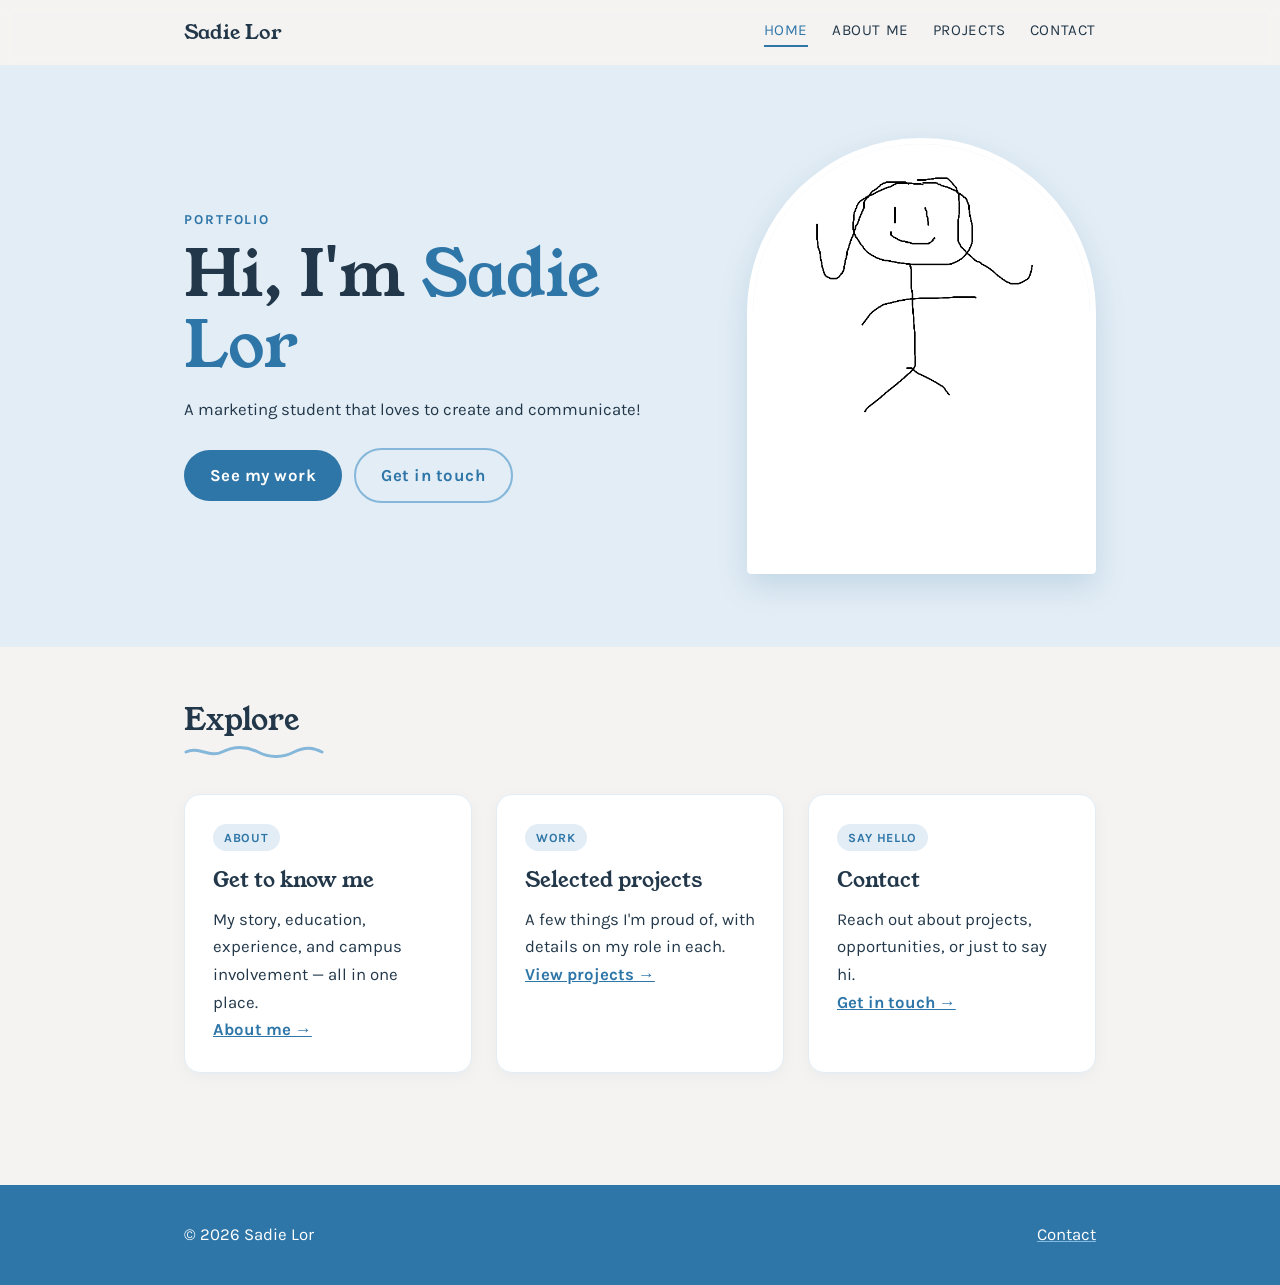
<file: index.html>
<!DOCTYPE html>
<html lang="en">
<head>
  <meta charset="UTF-8" />
  <meta name="viewport" content="width=device-width, initial-scale=1" />
  <title>Sadie Lor — Portfolio</title>
  <meta name="description" content="Portfolio of Sadie Lor." />
  <link rel="preconnect" href="https://fonts.googleapis.com" />
  <link rel="preconnect" href="https://fonts.gstatic.com" crossorigin />
  <link href="https://fonts.googleapis.com/css2?family=Karla:wght@400;700&family=Young+Serif&display=swap" rel="stylesheet" />
  <link rel="stylesheet" href="css/styles.css" />
</head>
<body>

  <header class="site-header">
    <div class="wrap">
      <a class="brand" href="index.html">Sadie <span>Lor</span></a>
      <nav class="site-nav" aria-label="Main navigation">
        <a href="index.html" aria-current="page">Home</a>
        <a href="about.html">About Me</a>
        <a href="projects.html">Projects</a>
        <a href="contact.html">Contact</a>
      </nav>
    </div>
  </header>

  <!-- ===== Hero ===== -->
  <section class="hero">
    <div class="wrap">
      <div>
        <p class="eyebrow">Portfolio</p>
        <h1>Hi, I'm <em>Sadie Lor</em></h1>
        <p>A marketing student that loves to create and communicate!</p>
        <a class="btn" href="projects.html">See my work</a>
        <a class="btn secondary" href="contact.html">Get in touch</a>
      </div>
      <img class="hero-photo" src="images/sadie.png" alt="Portrait of Sadie Lor" />
    </div>
  </section>

  <main>
    <div class="wrap">
      <h2 class="page-title" style="font-size:1.9rem;">Explore</h2>
      <svg class="wave" viewBox="0 0 140 14" fill="none" aria-hidden="true">
        <path d="M2 8 C 14 2, 26 14, 38 8 S 62 2, 74 8 S 98 14, 110 8 S 130 4, 138 8" stroke="currentColor" stroke-width="3" stroke-linecap="round"/>
      </svg>

      <div class="card-grid">
        <div class="card">
          <span class="tag">About</span>
          <h3>Get to know me</h3>
          <p>My story, education, experience, and campus involvement — all in one place.</p>
          <p><a href="about.html">About me →</a></p>
        </div>
        <div class="card">
          <span class="tag">Work</span>
          <h3>Selected projects</h3>
          <p>A few things I'm proud of, with details on my role in each.</p>
          <p><a href="projects.html">View projects →</a></p>
        </div>
        <div class="card">
          <span class="tag">Say hello</span>
          <h3>Contact</h3>
          <p>Reach out about projects, opportunities, or just to say hi.</p>
          <p><a href="contact.html">Get in touch →</a></p>
        </div>
      </div>
    </div>
  </main>

  <footer class="site-footer">
    <div class="wrap">
      <p>© 2026 Sadie Lor</p>
      <p><a href="contact.html">Contact</a></p>
    </div>
  </footer>

</body>
</html>
</file>
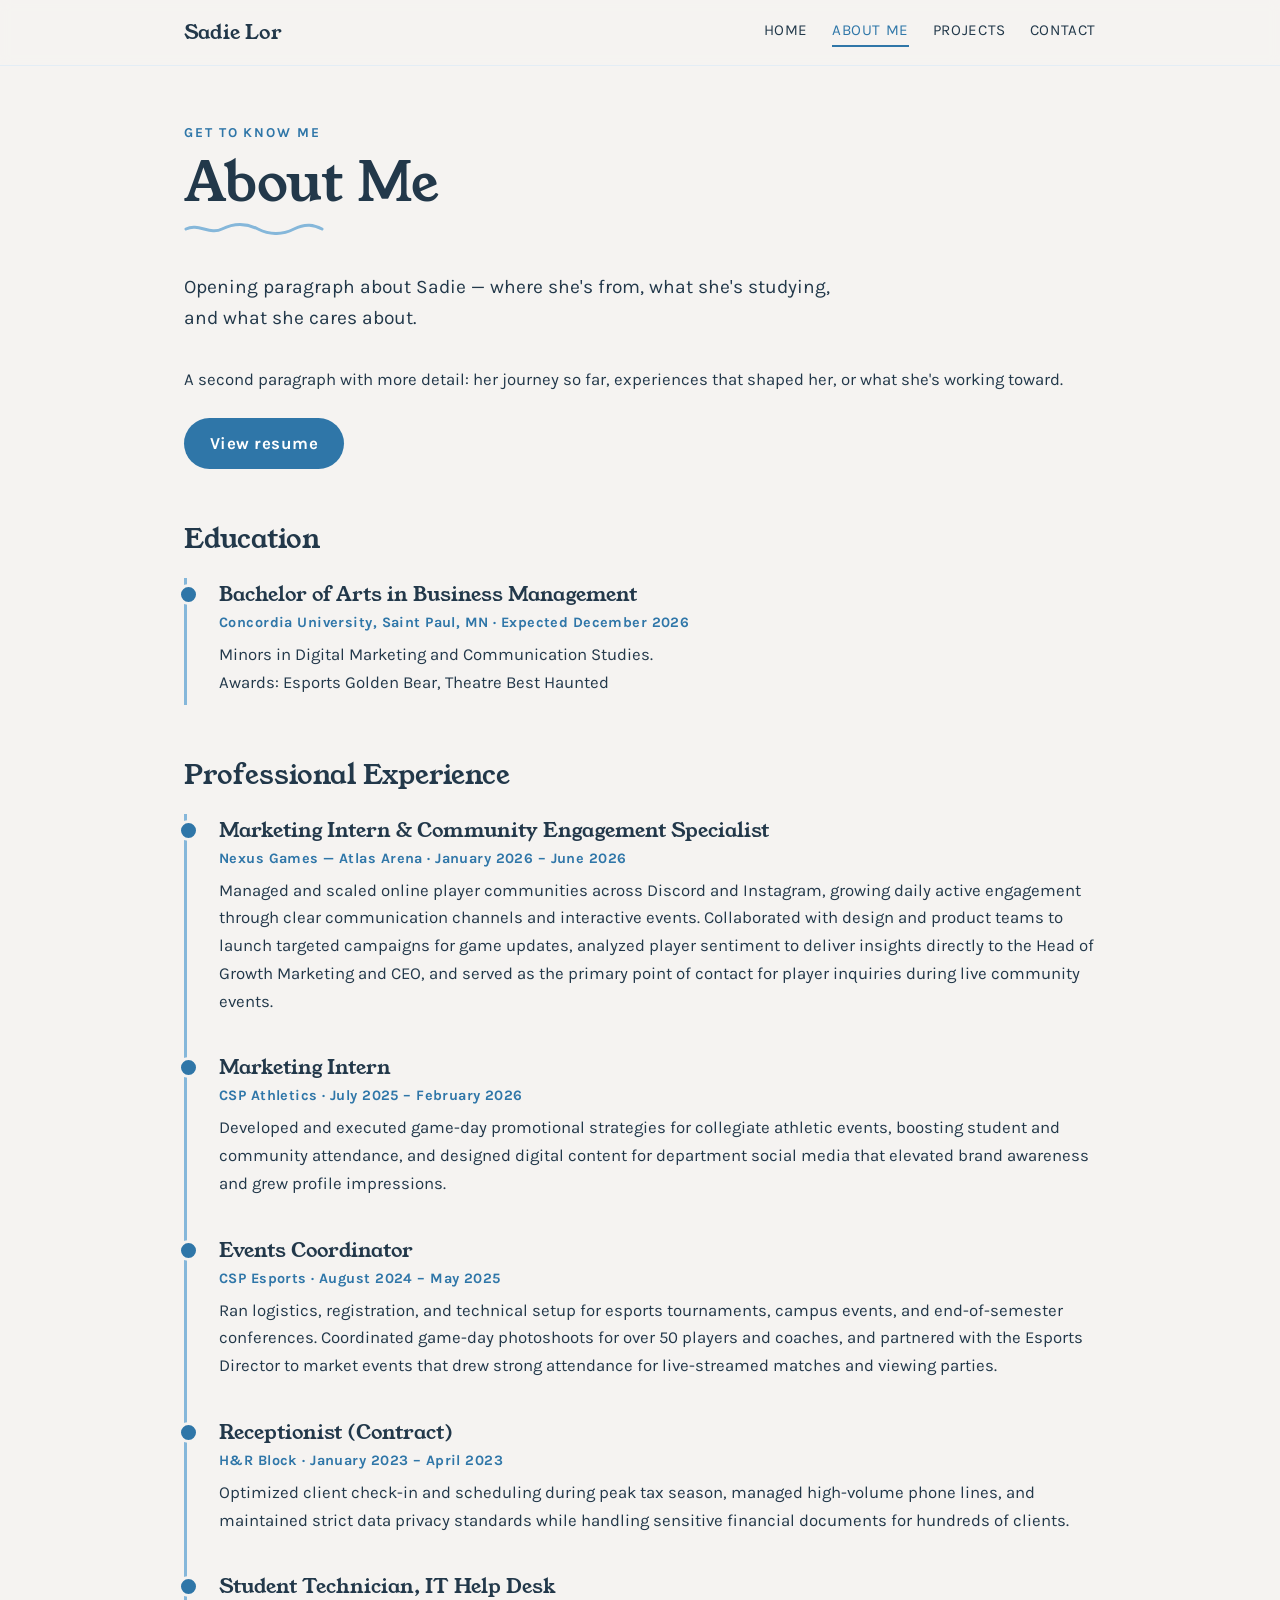
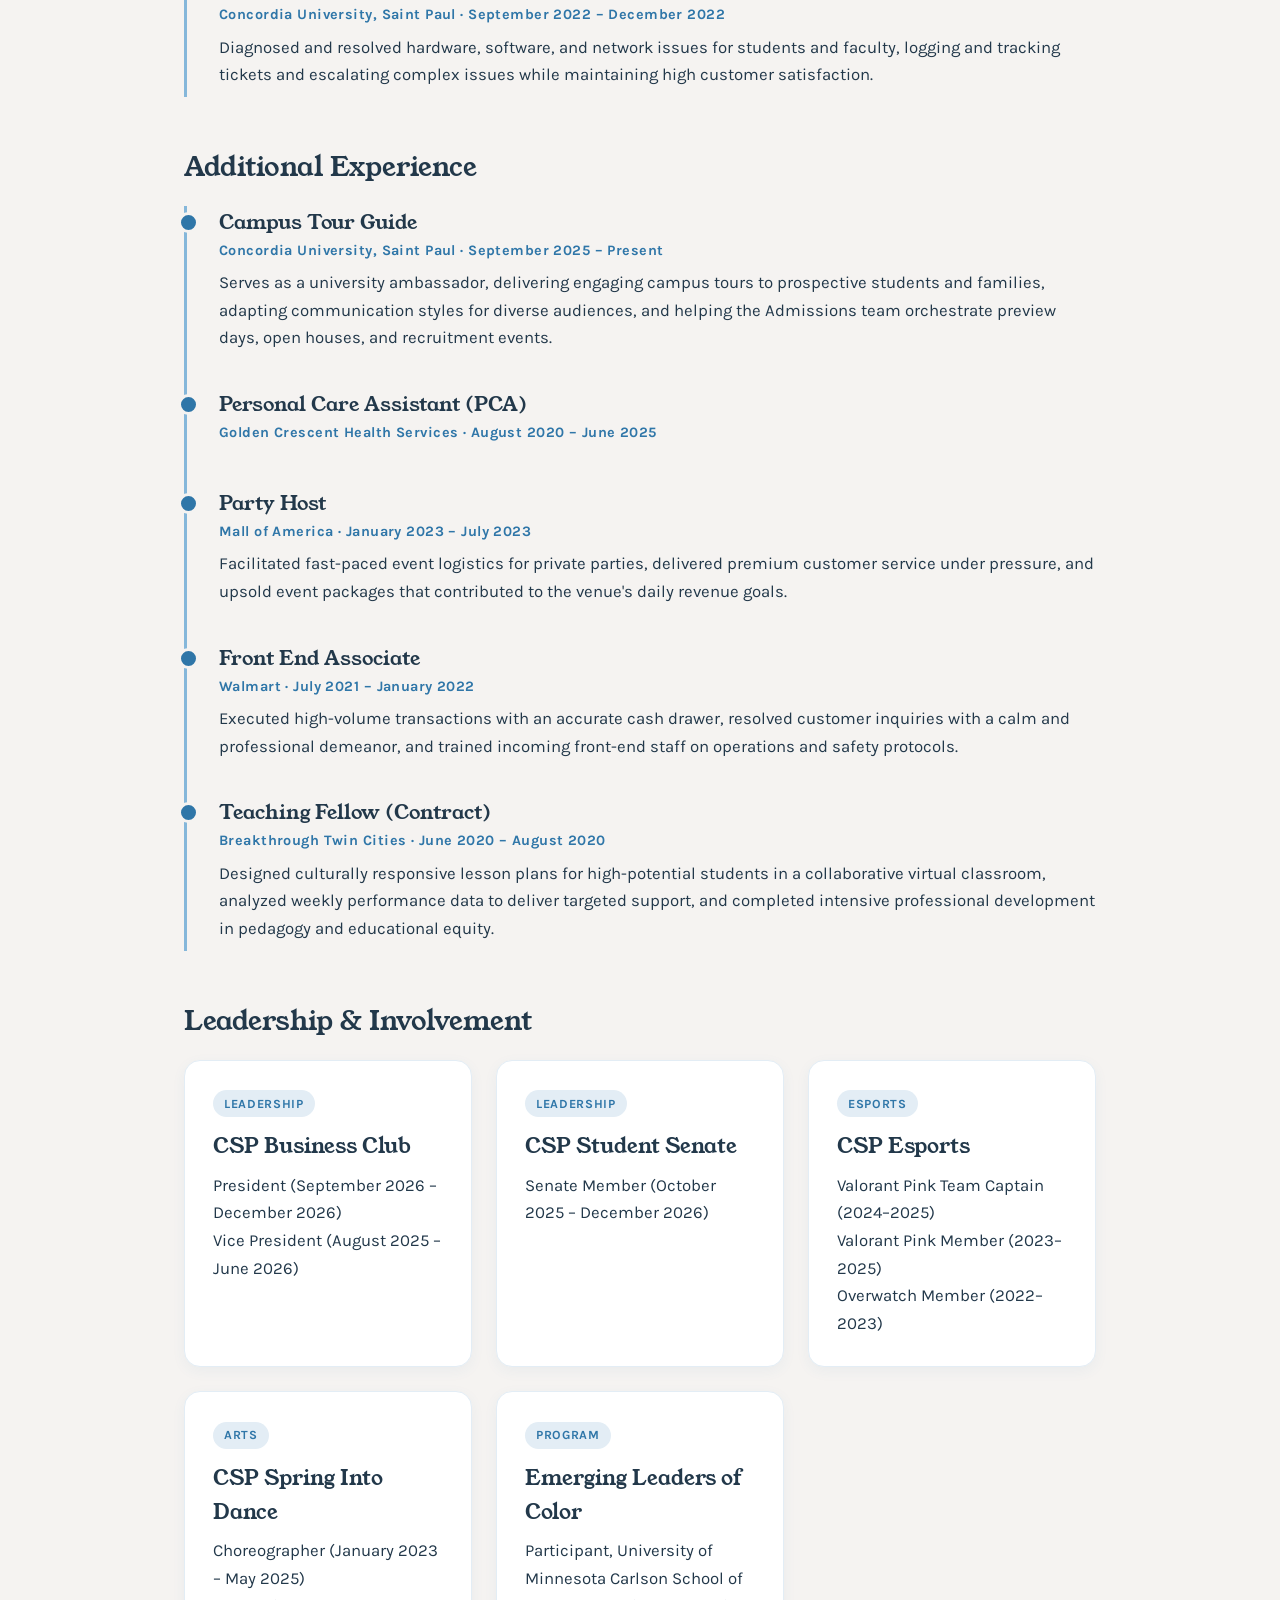
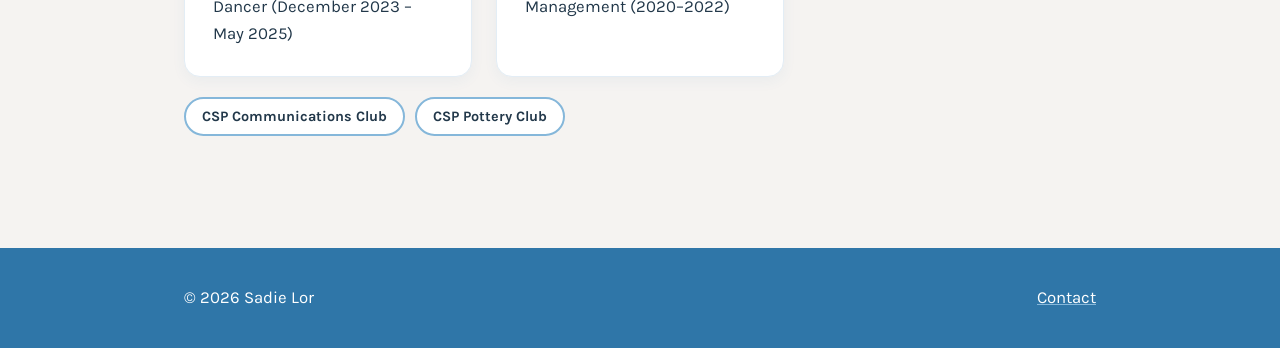
<file: about.html>
<!DOCTYPE html>
<html lang="en">
<head>
  <meta charset="UTF-8" />
  <meta name="viewport" content="width=device-width, initial-scale=1" />
  <title>About Me — Sadie Lor</title>
  <link rel="preconnect" href="https://fonts.googleapis.com" />
  <link rel="preconnect" href="https://fonts.gstatic.com" crossorigin />
  <link href="https://fonts.googleapis.com/css2?family=Karla:wght@400;700&family=Young+Serif&display=swap" rel="stylesheet" />
  <link rel="stylesheet" href="css/styles.css" />
</head>
<body>

  <header class="site-header">
    <div class="wrap">
      <a class="brand" href="index.html">Sadie <span>Lor</span></a>
      <nav class="site-nav" aria-label="Main navigation">
        <a href="index.html">Home</a>
        <a href="about.html" aria-current="page">About Me</a>
        <a href="projects.html">Projects</a>
        <a href="contact.html">Contact</a>
      </nav>
    </div>
  </header>

  <main>
    <div class="wrap">
      <p class="eyebrow">Get to know me</p>
      <h1 class="page-title">About Me</h1>
      <svg class="wave" viewBox="0 0 140 14" fill="none" aria-hidden="true">
        <path d="M2 8 C 14 2, 26 14, 38 8 S 62 2, 74 8 S 98 14, 110 8 S 130 4, 138 8" stroke="currentColor" stroke-width="3" stroke-linecap="round"/>
      </svg>

      <!-- PLACEHOLDER: paste Sadie's personal "About Me" intro here (2-3 short paragraphs). -->
      <p class="lede">Opening paragraph about Sadie — where she's from, what she's studying, and what she cares about.</p>
      <p>A second paragraph with more detail: her journey so far, experiences that shaped her, or what she's working toward.</p>


      <a class="btn" href="https://docs.google.com/document/d/1J7zd-_rbqExVt6w0AvEjdO65hOfUM15vZB-BKFCtdKQ/edit?usp=sharing" target="_blank" rel="noopener noreferrer">View resume</a>

      <div class="section">
        <h2>Education</h2>
        <div class="timeline">
          <div class="timeline-item">
            <h3>Bachelor of Arts in Business Management</h3>
            <p class="meta">Concordia University, Saint Paul, MN · Expected December 2026</p>
            <p>Minors in Digital Marketing and Communication Studies.</p>
            <p>Awards: Esports Golden Bear, Theatre Best Haunted</p>
          </div>
        </div>
      </div>

      <div class="section">
        <h2>Professional Experience</h2>
        <div class="timeline">
          <div class="timeline-item">
            <h3>Marketing Intern &amp; Community Engagement Specialist</h3>
            <p class="meta">Nexus Games — Atlas Arena · January 2026 – June 2026</p>
            <p>Managed and scaled online player communities across Discord and Instagram, growing daily active engagement through clear communication channels and interactive events. Collaborated with design and product teams to launch targeted campaigns for game updates, analyzed player sentiment to deliver insights directly to the Head of Growth Marketing and CEO, and served as the primary point of contact for player inquiries during live community events.</p>
          </div>
          <div class="timeline-item">
            <h3>Marketing Intern</h3>
            <p class="meta">CSP Athletics · July 2025 – February 2026</p>
            <p>Developed and executed game-day promotional strategies for collegiate athletic events, boosting student and community attendance, and designed digital content for department social media that elevated brand awareness and grew profile impressions.</p>
          </div>
          <div class="timeline-item">
            <h3>Events Coordinator</h3>
            <p class="meta">CSP Esports · August 2024 – May 2025</p>
            <p>Ran logistics, registration, and technical setup for esports tournaments, campus events, and end-of-semester conferences. Coordinated game-day photoshoots for over 50 players and coaches, and partnered with the Esports Director to market events that drew strong attendance for live-streamed matches and viewing parties.</p>
          </div>
          <div class="timeline-item">
            <h3>Receptionist (Contract)</h3>
            <p class="meta">H&amp;R Block · January 2023 – April 2023</p>
            <p>Optimized client check-in and scheduling during peak tax season, managed high-volume phone lines, and maintained strict data privacy standards while handling sensitive financial documents for hundreds of clients.</p>
          </div>
          <div class="timeline-item">
            <h3>Student Technician, IT Help Desk</h3>
            <p class="meta">Concordia University, Saint Paul · September 2022 – December 2022</p>
            <p>Diagnosed and resolved hardware, software, and network issues for students and faculty, logging and tracking tickets and escalating complex issues while maintaining high customer satisfaction.</p>
          </div>
        </div>
      </div>

      <div class="section">
        <h2>Additional Experience</h2>
        <div class="timeline">
          <div class="timeline-item">
            <h3>Campus Tour Guide</h3>
            <p class="meta">Concordia University, Saint Paul · September 2025 – Present</p>
            <p>Serves as a university ambassador, delivering engaging campus tours to prospective students and families, adapting communication styles for diverse audiences, and helping the Admissions team orchestrate preview days, open houses, and recruitment events.</p>
          </div>
          <div class="timeline-item">
            <h3>Personal Care Assistant (PCA)</h3>
            <p class="meta">Golden Crescent Health Services · August 2020 – June 2025</p>
          </div>
          <div class="timeline-item">
            <h3>Party Host</h3>
            <p class="meta">Mall of America · January 2023 – July 2023</p>
            <p>Facilitated fast-paced event logistics for private parties, delivered premium customer service under pressure, and upsold event packages that contributed to the venue's daily revenue goals.</p>
          </div>
          <div class="timeline-item">
            <h3>Front End Associate</h3>
            <p class="meta">Walmart · July 2021 – January 2022</p>
            <p>Executed high-volume transactions with an accurate cash drawer, resolved customer inquiries with a calm and professional demeanor, and trained incoming front-end staff on operations and safety protocols.</p>
          </div>
          <div class="timeline-item">
            <h3>Teaching Fellow (Contract)</h3>
            <p class="meta">Breakthrough Twin Cities · June 2020 – August 2020</p>
            <p>Designed culturally responsive lesson plans for high-potential students in a collaborative virtual classroom, analyzed weekly performance data to deliver targeted support, and completed intensive professional development in pedagogy and educational equity.</p>
          </div>
        </div>
      </div>

      <div class="section">
        <h2>Leadership &amp; Involvement</h2>
        <div class="card-grid">
          <div class="card">
            <span class="tag">Leadership</span>
            <h3>CSP Business Club</h3>
            <p>President (September 2026 – December 2026)<br />Vice President (August 2025 – June 2026)</p>
          </div>
          <div class="card">
            <span class="tag">Leadership</span>
            <h3>CSP Student Senate</h3>
            <p>Senate Member (October 2025 – December 2026)</p>
          </div>
          <div class="card">
            <span class="tag">Esports</span>
            <h3>CSP Esports</h3>
            <p>Valorant Pink Team Captain (2024–2025)<br />Valorant Pink Member (2023–2025)<br />Overwatch Member (2022–2023)</p>
          </div>
          <div class="card">
            <span class="tag">Arts</span>
            <h3>CSP Spring Into Dance</h3>
            <p>Choreographer (January 2023 – May 2025)<br />Dancer (December 2023 – May 2025)</p>
          </div>
          <div class="card">
            <span class="tag">Program</span>
            <h3>Emerging Leaders of Color</h3>
            <p>Participant, University of Minnesota Carlson School of Management (2020–2022)</p>
          </div>
        </div>
        <div class="pill-row" style="margin-top:1.25rem;">
          <span class="pill">CSP Communications Club</span>
          <span class="pill">CSP Pottery Club</span>
        </div>
      </div>
    </div>
  </main>

  <footer class="site-footer">
    <div class="wrap">
      <p>© 2026 Sadie Lor</p>
      <p><a href="contact.html">Contact</a></p>
    </div>
  </footer>

</body>
</html>
</file>
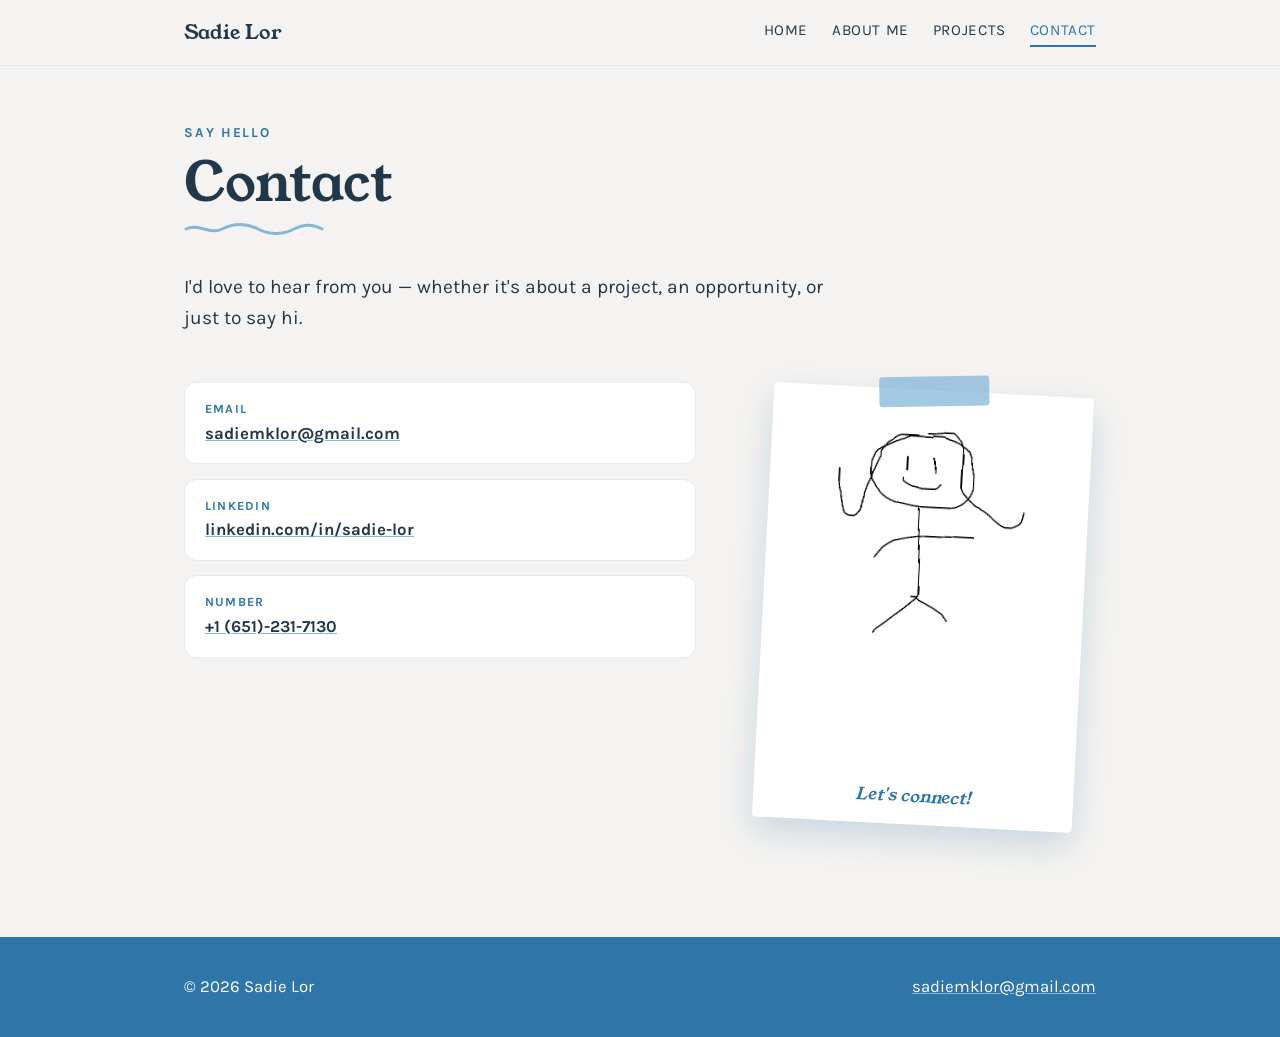
<file: contact.html>
<!DOCTYPE html>
<html lang="en">
<head>
  <meta charset="UTF-8" />
  <meta name="viewport" content="width=device-width, initial-scale=1" />
  <title>Contact — Sadie Lor</title>
  <link rel="preconnect" href="https://fonts.googleapis.com" />
  <link rel="preconnect" href="https://fonts.gstatic.com" crossorigin />
  <link href="https://fonts.googleapis.com/css2?family=Karla:wght@400;700&family=Young+Serif&display=swap" rel="stylesheet" />
  <link rel="stylesheet" href="css/styles.css" />
</head>
<body>

  <header class="site-header">
    <div class="wrap">
      <a class="brand" href="index.html">Sadie <span>Lor</span></a>
      <nav class="site-nav" aria-label="Main navigation">
        <a href="index.html">Home</a>
        <a href="about.html">About Me</a>
        <a href="projects.html">Projects</a>
        <a href="contact.html" aria-current="page">Contact</a>
      </nav>
    </div>
  </header>

  <main>
    <div class="wrap">
      <p class="eyebrow">Say hello</p>
      <h1 class="page-title">Contact</h1>
      <svg class="wave" viewBox="0 0 140 14" fill="none" aria-hidden="true">
        <path d="M2 8 C 14 2, 26 14, 38 8 S 62 2, 74 8 S 98 14, 110 8 S 130 4, 138 8" stroke="currentColor" stroke-width="3" stroke-linecap="round"/>
      </svg>

      <p class="lede">I'd love to hear from you — whether it's about a project, an opportunity, or just to say hi.</p>

      <div class="contact-layout">
        <div>
          <!-- PLACEHOLDER: fill in real links, delete any rows Sadie doesn't use -->
          <ul class="contact-list">
            <li>
              <strong>Email</strong>
              <a href="mailto:sadiemklor@gmail.com">sadiemklor@gmail.com</a>
            </li>
            <li>
              <strong>LinkedIn</strong>
              <a href="https://www.linkedin.com/in/sadie-lor" target="_blank" rel="noopener">linkedin.com/in/sadie-lor</a>
            </li>
            <li>
              <strong>Number</strong>
              <a href="tel:+1234567890">+1 (651)-231-7130</a> 
            </li>
          </ul>
        </div>

        <!-- To use a different photo here, upload it to images/ (e.g. images/sadie2.png)
             and change the src below to match. -->
        <figure class="polaroid">
          <img src="images/sadie.png" alt="Photo of Sadie Lor" />
          <figcaption>Let's connect!</figcaption>
        </figure>
      </div>
    </div>
  </main>

  <footer class="site-footer">
    <div class="wrap">
      <p>© 2026 Sadie Lor</p>
      <p><a href="mailto:sadiemklor@gmail.com">sadiemklor@gmail.com</a></p>
    </div>
  </footer>

</body>
</html>
</file>
<file: css/styles.css>
/* ============================================================
   Sadie Lor — Portfolio
   Shared stylesheet for every page.
   Edit colors here once and the whole site updates.
   ============================================================ */

:root {
  /* Color palette */
  --blue:       #85B7DA;  /* main blue */
  --blue-dark:  #2F76A8;  /* dark blue — highlight */
  --cream:      #F5F3F1;  /* cream background */
  --ink:        #22384A;  /* deep blue-gray for body text */
  --white:      #FFFFFF;
  --blue-tint:  #E3EDF5;  /* very light blue for soft fills */

  /* Type */
  --font-display: "Young Serif", Georgia, serif;
  --font-body: "Karla", "Helvetica Neue", Arial, sans-serif;
}

* { box-sizing: border-box; margin: 0; padding: 0; }

html { scroll-behavior: smooth; }

body {
  background: var(--cream);
  color: var(--ink);
  font-family: var(--font-body);
  font-size: 1.05rem;
  line-height: 1.65;
  -webkit-font-smoothing: antialiased;
}

/* ---------- Layout helpers ---------- */
.wrap {
  max-width: 960px;
  margin: 0 auto;
  padding: 0 1.5rem;
}

main { padding: 3.5rem 0 5rem; }

/* ---------- Header / navigation ---------- */
.site-header {
  position: sticky;
  top: 0;
  z-index: 10;
  background: rgba(245, 243, 241, 0.92);
  backdrop-filter: blur(6px);
  border-bottom: 1px solid var(--blue-tint);
}

.site-header .wrap {
  display: flex;
  align-items: center;
  justify-content: space-between;
  padding-top: 1rem;
  padding-bottom: 1rem;
  flex-wrap: wrap;
  gap: 0.75rem;
}

.brand {
  font-family: var(--font-display);
  font-size: 1.25rem;
  color: var(--ink);
  text-decoration: none;
  letter-spacing: 0.01em;
}

.brand span { color: var(--ink); }

.site-nav {
  display: flex;
  gap: 1.5rem;
  flex-wrap: wrap;
}

.site-nav a {
  color: var(--ink);
  text-decoration: none;
  font-size: 0.95rem;
  letter-spacing: 0.04em;
  text-transform: uppercase;
  padding-bottom: 2px;
  border-bottom: 2px solid transparent;
  transition: border-color 0.15s ease, color 0.15s ease;
}

.site-nav a:hover,
.site-nav a:focus-visible {
  color: var(--blue-dark);
  border-bottom-color: var(--blue);
}

/* current page indicator */
.site-nav a[aria-current="page"] {
  color: var(--blue-dark);
  border-bottom-color: var(--blue-dark);
}

/* ---------- Page titles ---------- */
.eyebrow {
  text-transform: uppercase;
  letter-spacing: 0.14em;
  font-size: 0.85rem;
  font-weight: 700;
  color: var(--blue-dark);
  margin-bottom: 0.5rem;
}

.page-title {
  font-family: var(--font-display);
  font-size: clamp(2.2rem, 5vw, 3.4rem);
  font-weight: 400;
  line-height: 1.15;
  margin-bottom: 0.35rem;
}

/* signature wavy underline under page titles */
.wave {
  display: block;
  width: 140px;
  height: 14px;
  margin: 0.4rem 0 2.2rem;
  color: var(--blue);
}

.lede {
  font-size: 1.2rem;
  max-width: 42rem;
  margin-bottom: 2rem;
}

/* ---------- Hero (home page) ---------- */
.hero {
  position: relative;
  overflow: hidden;
  background: var(--blue-tint);
  border-bottom: 1px solid var(--blue-tint);
}

.hero .wrap {
  display: grid;
  grid-template-columns: 1.2fr 0.8fr;
  gap: 2.5rem;
  align-items: center;
  padding-top: 4.5rem;
  padding-bottom: 4.5rem;
}

.hero h1 {
  font-family: var(--font-display);
  font-weight: 400;
  font-size: clamp(2.5rem, 6vw, 4rem);
  line-height: 1.1;
  margin-bottom: 1rem;
}

.hero h1 em {
  font-style: normal;
  color: var(--blue-dark);
}

.hero p { max-width: 34rem; }

.hero-photo {
  width: 100%;
  aspect-ratio: 4 / 5;
  object-fit: cover;
  border-radius: 999px 999px 24px 24px; /* soft arch shape */
  border: 6px solid var(--white);
  box-shadow: 0 12px 30px rgba(47, 118, 168, 0.18);
}

.hero-photo.placeholder {
  display: flex;
  align-items: center;
  justify-content: center;
  background: var(--blue);
  color: var(--white);
  font-family: var(--font-display);
  font-size: 1.1rem;
  text-align: center;
  padding: 1rem;
}

/* ---------- Buttons ---------- */
.btn {
  display: inline-block;
  margin-top: 1.5rem;
  padding: 0.75rem 1.6rem;
  border-radius: 999px;
  background: var(--blue-dark);
  color: var(--white);
  text-decoration: none;
  font-weight: 700;
  letter-spacing: 0.03em;
  transition: background 0.15s ease, transform 0.15s ease;
}

.btn:hover,
.btn:focus-visible { background: #255E86; transform: translateY(-2px); }

.btn.secondary {
  background: transparent;
  color: var(--blue-dark);
  border: 2px solid var(--blue);
  margin-left: 0.5rem;
}

.btn.secondary:hover,
.btn.secondary:focus-visible { background: var(--blue-tint); }

/* ---------- Cards (projects, highlights) ---------- */
.card-grid {
  display: grid;
  grid-template-columns: repeat(auto-fill, minmax(260px, 1fr));
  gap: 1.5rem;
  margin-top: 1rem;
}

.card {
  background: var(--white);
  border-radius: 16px;
  padding: 1.75rem;
  border: 1px solid var(--blue-tint);
  box-shadow: 0 4px 14px rgba(47, 118, 168, 0.06);
  transition: transform 0.15s ease, box-shadow 0.15s ease;
}

.card:hover {
  transform: translateY(-4px);
  box-shadow: 0 10px 24px rgba(47, 118, 168, 0.12);
}

.card h3 {
  font-family: var(--font-display);
  font-weight: 400;
  font-size: 1.3rem;
  margin-bottom: 0.5rem;
}

.card .tag {
  display: inline-block;
  background: var(--blue-tint);
  color: var(--blue-dark);
  border-radius: 999px;
  font-size: 0.78rem;
  font-weight: 700;
  letter-spacing: 0.05em;
  text-transform: uppercase;
  padding: 0.2rem 0.7rem;
  margin-bottom: 0.75rem;
}

.card a { color: var(--blue-dark); font-weight: 700; }

/* ---------- Resume / experience timeline ---------- */
.timeline { margin-top: 1rem; }

.timeline-item {
  position: relative;
  padding-left: 2rem;
  padding-bottom: 2.25rem;
  border-left: 3px solid var(--blue);
}

.timeline-item:last-child { padding-bottom: 0.5rem; }

.timeline-item::before {
  content: "";
  position: absolute;
  left: -9px;
  top: 6px;
  width: 15px;
  height: 15px;
  border-radius: 50%;
  background: var(--blue-dark);
  border: 3px solid var(--cream);
}

.timeline-item h3 {
  font-family: var(--font-display);
  font-weight: 400;
  font-size: 1.25rem;
}

.timeline-item .meta {
  color: var(--blue-dark);
  font-weight: 700;
  font-size: 0.9rem;
  letter-spacing: 0.03em;
  margin-bottom: 0.4rem;
}

/* ---------- Skills pills ---------- */
.pill-row {
  display: flex;
  flex-wrap: wrap;
  gap: 0.6rem;
  margin-top: 0.75rem;
}

.pill {
  background: var(--white);
  border: 2px solid var(--blue);
  color: var(--ink);
  border-radius: 999px;
  padding: 0.35rem 1rem;
  font-weight: 700;
  font-size: 0.9rem;
}

/* ---------- Section blocks ---------- */
.section { margin-top: 3rem; }

.section h2 {
  font-family: var(--font-display);
  font-weight: 400;
  font-size: 1.7rem;
  margin-bottom: 1rem;
}

/* ---------- Contact ---------- */
.contact-layout {
  display: grid;
  grid-template-columns: 1.2fr 0.8fr;
  gap: 3rem;
  align-items: start;
}

@media (max-width: 720px) {
  .contact-layout { grid-template-columns: 1fr; }
}

/* Polaroid-style photo frame (distinct from the home page arch) */
.polaroid {
  background: var(--white);
  padding: 14px 14px 3.5rem;
  border-radius: 4px;
  box-shadow: 0 14px 34px rgba(47, 118, 168, 0.22);
  transform: rotate(3deg);
  max-width: 320px;
  margin: 1.5rem auto 0;
  position: relative;
  transition: transform 0.2s ease;
}

.polaroid:hover { transform: rotate(0deg) scale(1.02); }

.polaroid::before {
  /* washi tape strip */
  content: "";
  position: absolute;
  top: -14px;
  left: 50%;
  transform: translateX(-50%) rotate(-4deg);
  width: 110px;
  height: 30px;
  background: var(--blue);
  opacity: 0.75;
  border-radius: 3px;
}

.polaroid img {
  display: block;
  width: 100%;
  aspect-ratio: 4 / 5;
  object-fit: cover;
  border-radius: 2px;
}

.polaroid figcaption {
  position: absolute;
  left: 0;
  right: 0;
  bottom: 0.9rem;
  text-align: center;
  font-style: italic;
  font-family: var(--font-display);
  font-size: 1.05rem;
  color: var(--blue-dark);
}

.contact-list {
  list-style: none;
  margin-top: 1rem;
}

.contact-list li {
  background: var(--white);
  border: 1px solid var(--blue-tint);
  border-radius: 12px;
  padding: 1rem 1.25rem;
  margin-bottom: 0.9rem;
  max-width: 32rem;
}

.contact-list strong {
  display: block;
  text-transform: uppercase;
  font-size: 0.78rem;
  letter-spacing: 0.1em;
  color: var(--blue-dark);
}

.contact-list a { color: var(--ink); font-weight: 700; text-decoration-color: var(--blue); }

/* ---------- Featured project showcase ---------- */
.feature {
  display: grid;
  grid-template-columns: 1.05fr 1fr;
  background: var(--white);
  border: 1px solid var(--blue-tint);
  border-radius: 20px;
  overflow: hidden;
  box-shadow: 0 12px 32px rgba(47, 118, 168, 0.12);
  margin: 0.5rem 0 3rem;
}

.feature-media {
  position: relative;
  min-height: 420px;
  background: var(--blue-tint);
}

.feature-media img {
  position: absolute;
  inset: 0;
  width: 100%;
  height: 100%;
  object-fit: cover;
  object-position: left top;
}

/* Inline PDF preview */
.feature-media iframe {
  position: absolute;
  inset: 0;
  width: 100%;
  height: 100%;
  border: 0;
  display: block;
}

.feature-media .media-fallback {
  position: absolute;
  left: 0;
  right: 0;
  bottom: 0;
  margin: 0;
  padding: 0.4rem 0.75rem;
  font-size: 0.8rem;
  text-align: center;
  background: rgba(245, 243, 241, 0.9);
}

.feature-media .media-fallback a { color: var(--blue-dark); font-weight: 700; }

/* Alternate media side for visual rhythm */
.feature.flip .feature-media { order: 2; }
@media (max-width: 820px) {
  .feature.flip .feature-media { order: 0; }
}

/* ---------- Video embeds ---------- */
.video-grid {
  display: grid;
  grid-template-columns: 2fr 1fr 1fr;
  gap: 1.25rem;
  margin-top: 1rem;
}

.video-wide,
.video-reel {
  background: var(--white);
  border: 1px solid var(--blue-tint);
  border-radius: 16px;
  overflow: hidden;
  box-shadow: 0 4px 14px rgba(47, 118, 168, 0.06);
}

.video-wide iframe {
  width: 100%;
  aspect-ratio: 16 / 9;
  border: 0;
  display: block;
}

.video-reel iframe {
  width: 100%;
  aspect-ratio: 9 / 16;
  border: 0;
  display: block;
}

.video-caption {
  padding: 0.7rem 1rem;
  font-size: 0.88rem;
  font-weight: 700;
}

.video-caption a { color: var(--blue-dark); }

@media (max-width: 820px) {
  .video-grid { grid-template-columns: 1fr 1fr; }
  .video-wide { grid-column: 1 / -1; }
}

/* ---------- Slide gallery strip ---------- */
.slide-strip {
  display: flex;
  gap: 0.75rem;
  overflow-x: auto;
  padding: 0.5rem 0.25rem 1rem;
  scroll-snap-type: x mandatory;
}

.slide-strip img {
  height: 170px;
  border-radius: 10px;
  border: 1px solid var(--blue-tint);
  box-shadow: 0 3px 10px rgba(47, 118, 168, 0.08);
  scroll-snap-align: start;
  flex: 0 0 auto;
}

.strip-hint {
  font-size: 0.85rem;
  color: var(--blue-dark);
  font-weight: 700;
  margin-bottom: 0.25rem;
}

.feature-body { padding: 2.25rem 2.5rem; }

.feature-body .tag { margin-bottom: 1rem; }

.feature-body h2 {
  font-family: var(--font-display);
  font-weight: 400;
  font-size: 1.75rem;
  line-height: 1.25;
  margin-bottom: 0.9rem;
}

.feature-body > p { margin-bottom: 1.25rem; }

.feature-facts {
  display: grid;
  grid-template-columns: repeat(3, 1fr);
  gap: 1rem;
  margin: 1.25rem 0 1.5rem;
}

.fact {
  background: var(--blue-tint);
  border-radius: 12px;
  padding: 0.8rem 0.9rem;
}

.fact strong {
  display: block;
  text-transform: uppercase;
  letter-spacing: 0.09em;
  font-size: 0.7rem;
  color: var(--blue-dark);
  margin-bottom: 0.2rem;
}

.fact span {
  font-weight: 700;
  font-size: 0.95rem;
  line-height: 1.3;
  display: block;
}

.feature-body .btn { margin-top: 0.25rem; }

@media (max-width: 820px) {
  .feature { grid-template-columns: 1fr; }
  .feature-media { min-height: 220px; }
  .feature-facts { grid-template-columns: 1fr 1fr; }
  .feature-body { padding: 1.75rem; }
}

/* ---------- Footer ---------- */
.site-footer {
  background: var(--blue-dark);
  color: var(--white);
  padding: 2.25rem 0;
  margin-top: 2rem;
}

.site-footer .wrap {
  display: flex;
  justify-content: space-between;
  align-items: center;
  flex-wrap: wrap;
  gap: 1rem;
}

.site-footer a { color: var(--white); text-decoration-color: var(--blue); }

/* ---------- Accessibility & motion ---------- */
:focus-visible { outline: 3px solid var(--blue-dark); outline-offset: 2px; }

@media (prefers-reduced-motion: reduce) {
  * { transition: none !important; }
  html { scroll-behavior: auto; }
}

/* ---------- Mobile ---------- */
@media (max-width: 720px) {
  .hero .wrap { grid-template-columns: 1fr; }
  .hero-photo { max-width: 260px; margin: 0 auto; }
  .btn.secondary { margin-left: 0; }
}
</file>
